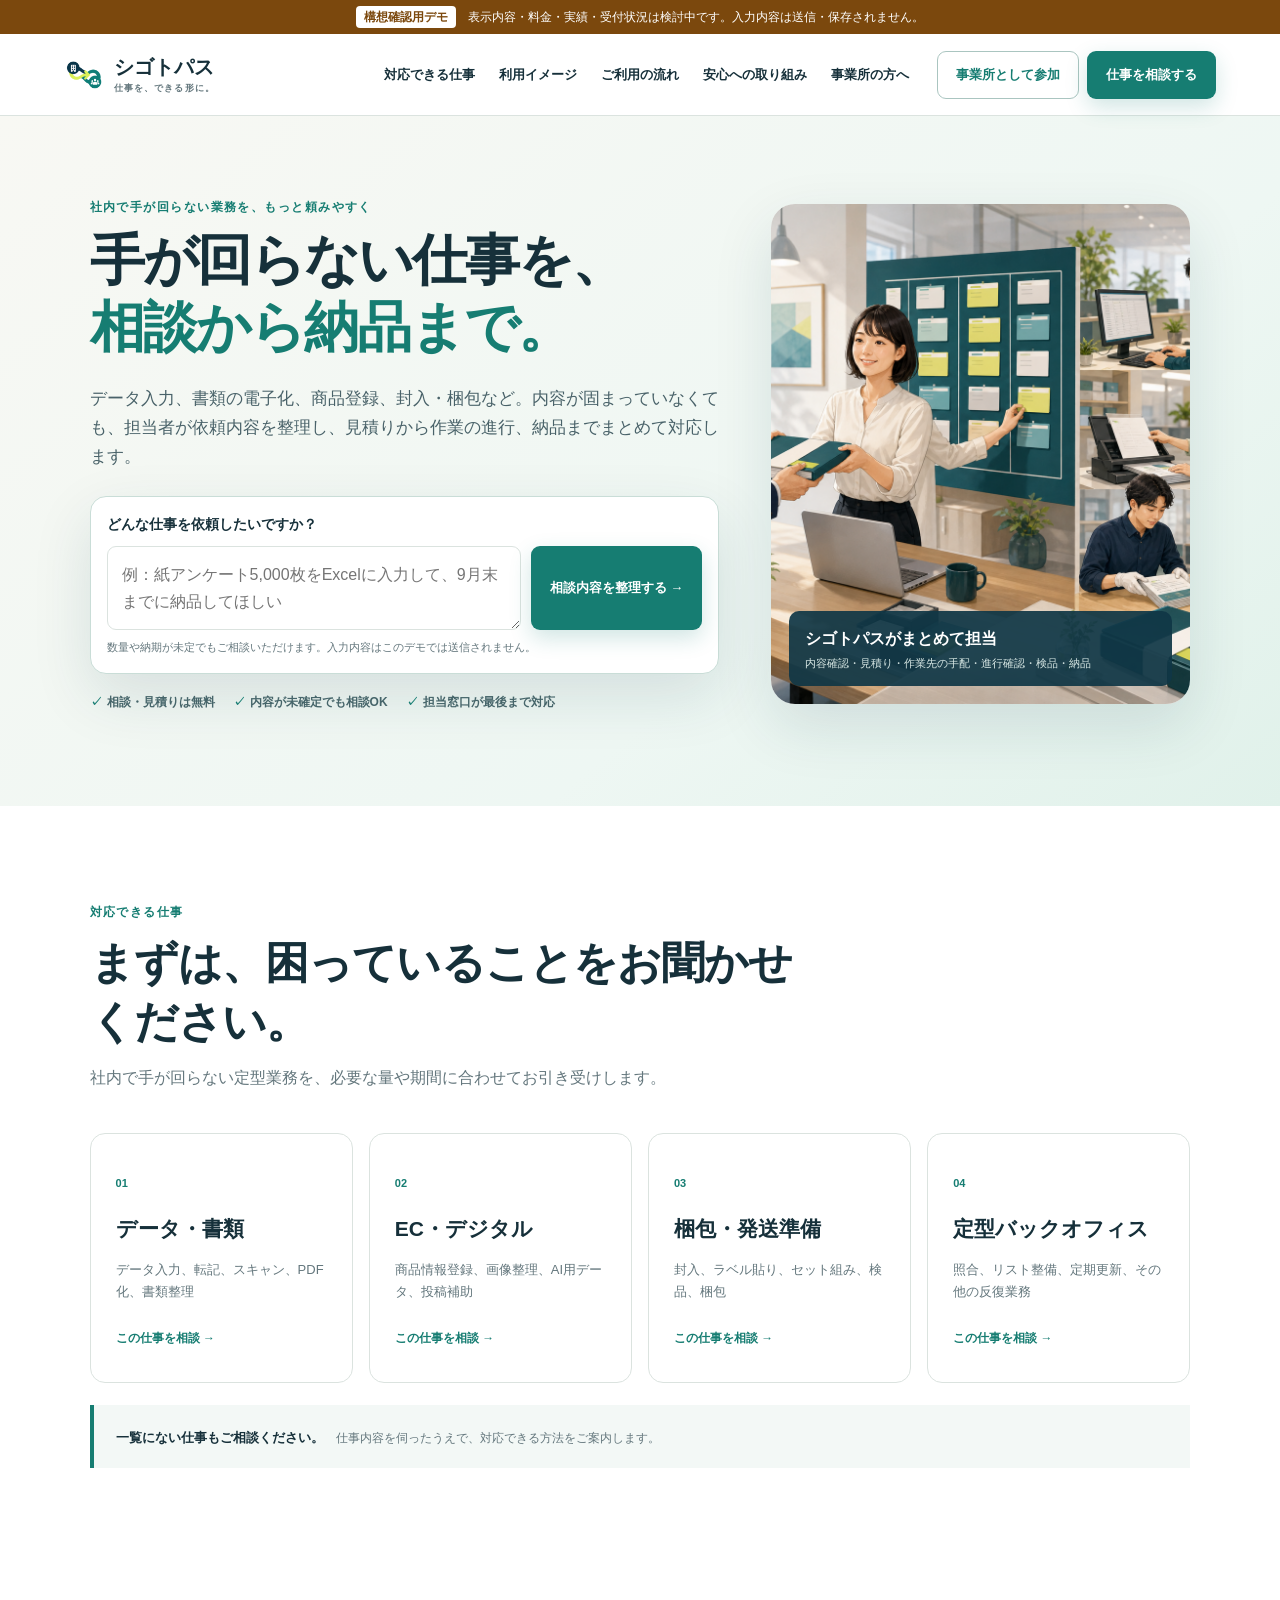
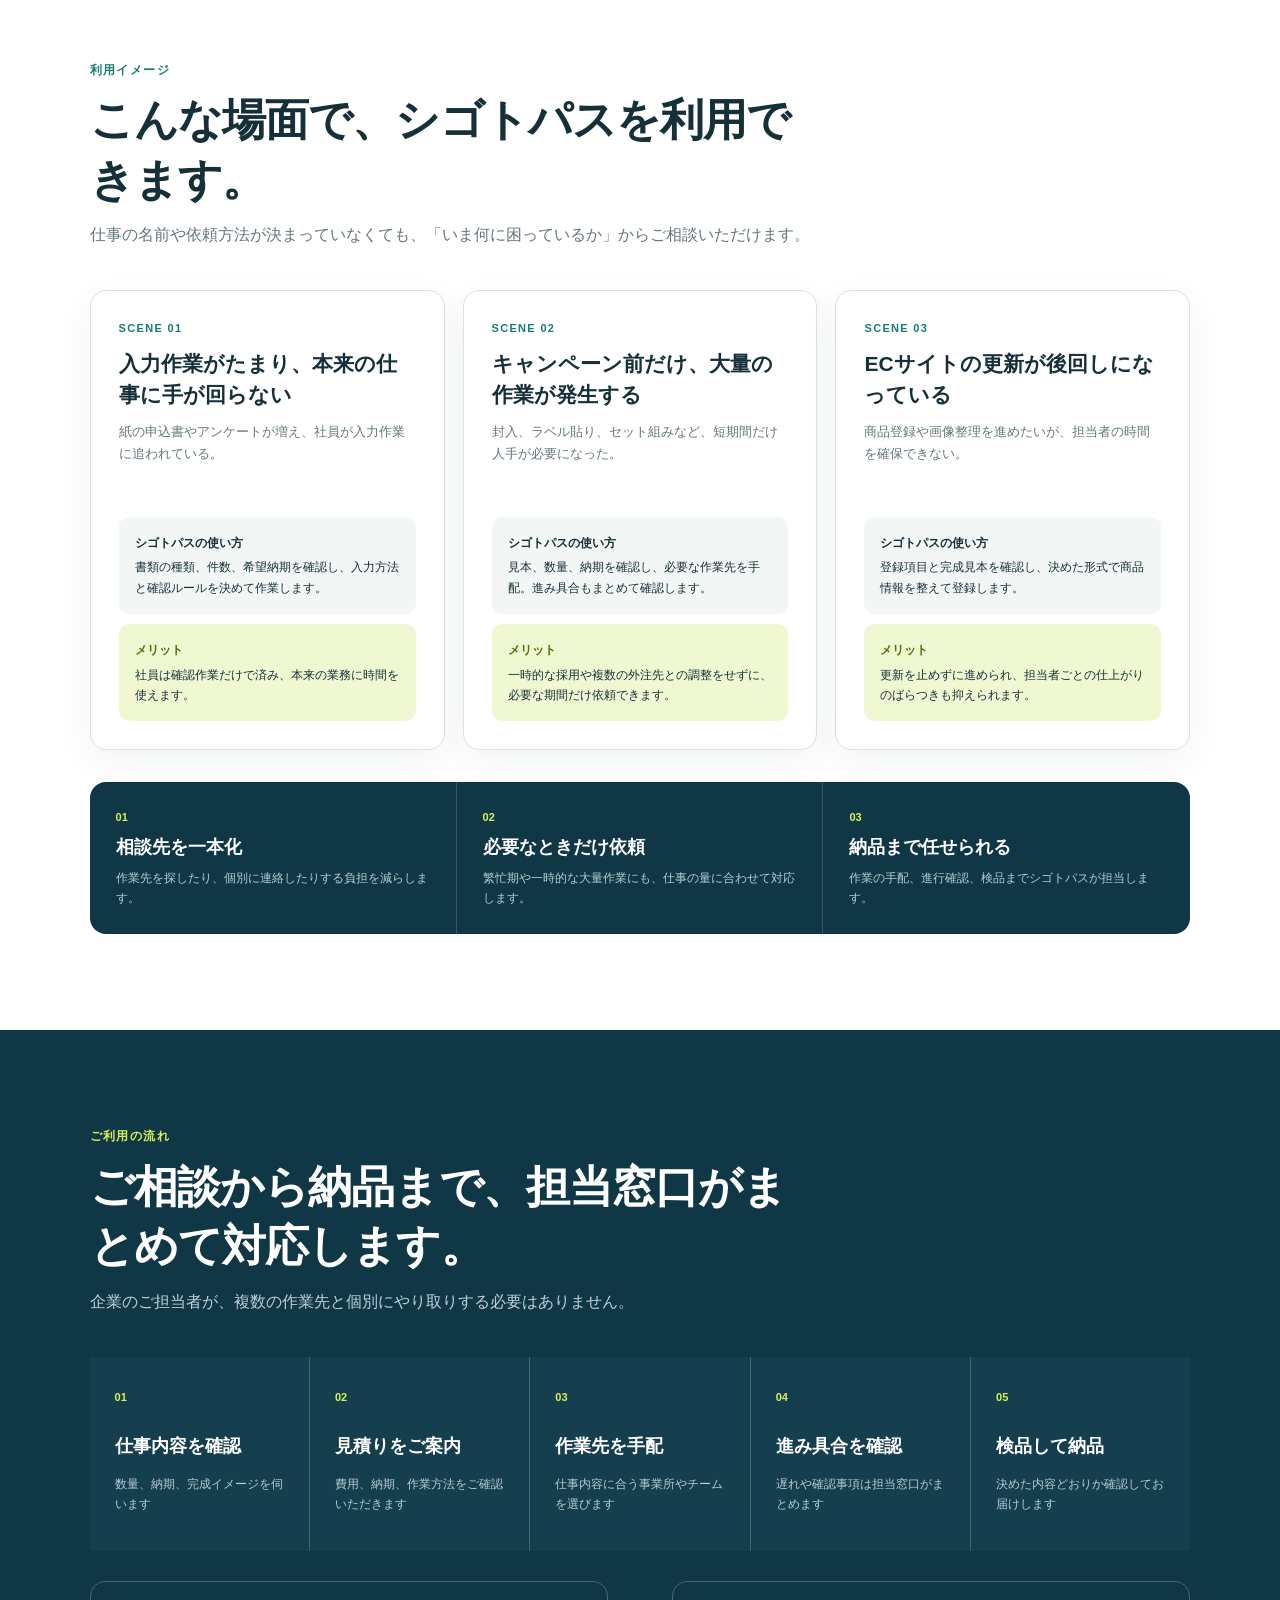
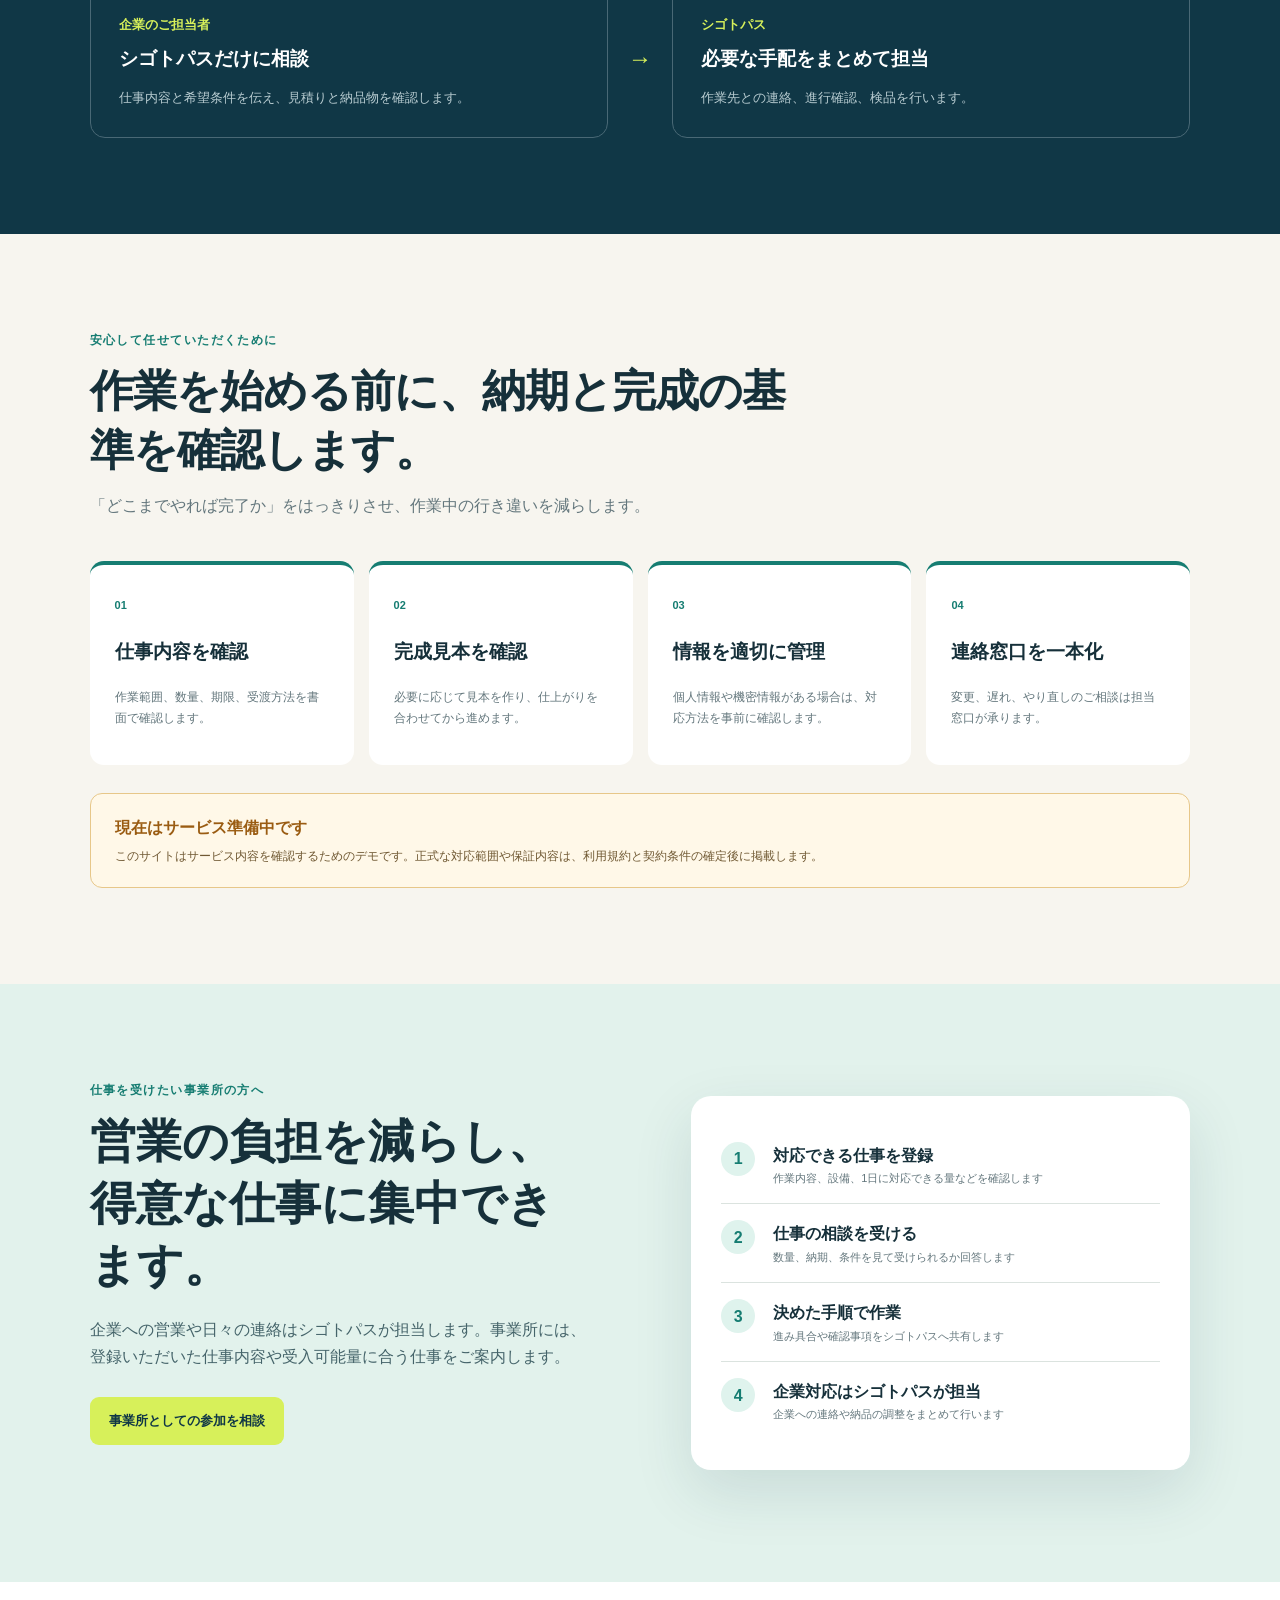
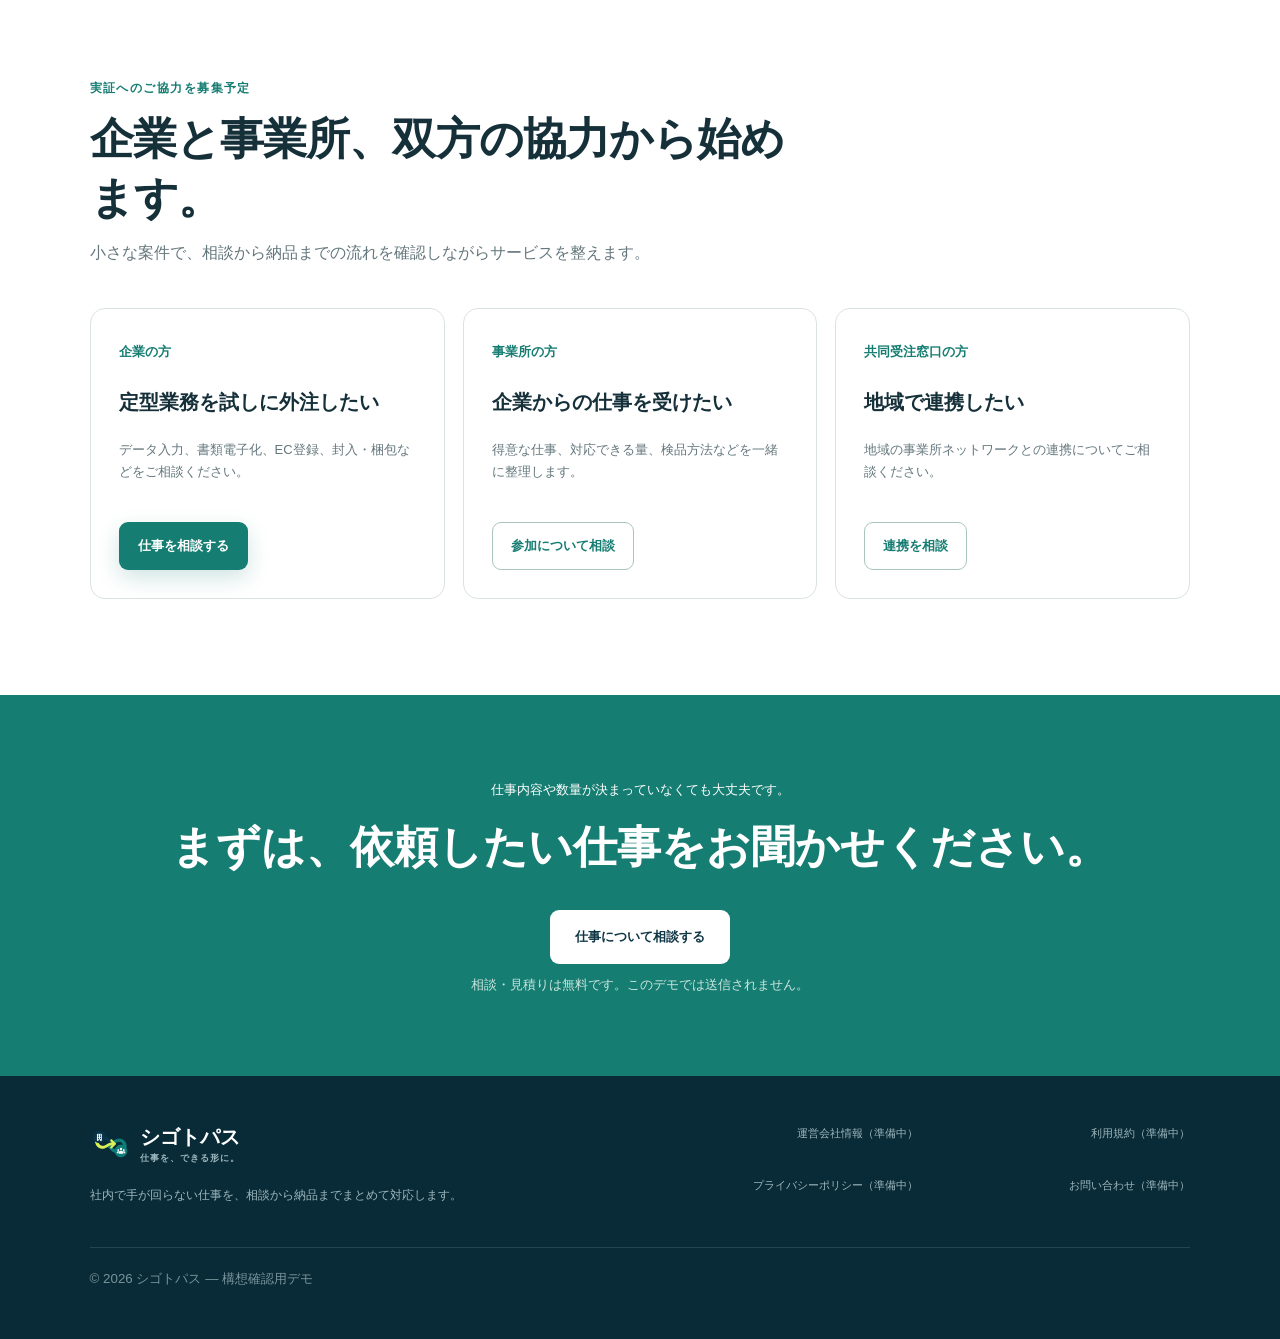
<file: docs/index.html>
<!doctype html>
<html lang="ja">
<head>
  <meta charset="UTF-8">
  <meta name="viewport" content="width=device-width,initial-scale=1">
  <title>シゴトパス｜手が回らない仕事を、相談から納品まで</title>
  <meta name="description" content="データ入力、書類の電子化、商品登録、封入・梱包など。社内で手が回らない仕事を、相談から納品までまとめて対応します。">
  <meta property="og:title" content="シゴトパス｜仕事を、できる形に。">
  <meta property="og:description" content="相談から案件設計・実行・検品・納品までを一本化するBPOサービス。">
  <meta property="og:type" content="website">
  <meta property="og:url" content="https://sou-hajime.github.io/shigoto-pass/">
  <meta property="og:image" content="https://sou-hajime.github.io/shigoto-pass/og-v2.png">
  <meta name="twitter:card" content="summary_large_image">
  <meta name="twitter:title" content="シゴトパス｜仕事を、できる形に。">
  <meta name="twitter:description" content="相談から案件設計・実行・検品・納品までを一本化するBPOサービス。">
  <meta name="twitter:image" content="https://sou-hajime.github.io/shigoto-pass/og-v2.png">
  <link rel="icon" href="favicon.svg" type="image/svg+xml">
  <link rel="stylesheet" href="bpo-v4.css">
</head>
<body>
  <div class="demo-banner" role="status"><b>構想確認用デモ</b><span>表示内容・料金・実績・受付状況は検討中です。入力内容は送信・保存されません。</span></div>
  <header class="site-header">
    <a class="brand" href="#home" aria-label="シゴトパス トップへ"><img class="brand-icon-img" src="brand-icon-v1.png" alt=""><span>シゴトパス<small>仕事を、できる形に。</small></span></a>
    <nav aria-label="メインメニュー"><a href="#services">対応できる仕事</a><a href="#use-cases">利用イメージ</a><a href="#managed">ご利用の流れ</a><a href="#quality">安心への取り組み</a><a href="#network">事業所の方へ</a></nav>
    <div class="header-actions"><button class="button secondary" data-action="facility">事業所として参加</button><button class="button primary" data-action="consult">仕事を相談する</button></div>
    <button class="menu-button" data-action="menu" aria-label="メニューを開く">☰</button>
  </header>
  <main id="app"></main>
  <div id="modalRoot"></div>
  <footer>
    <div><a class="brand inverse" href="#home"><img class="brand-icon-img" src="brand-icon-v1.png" alt=""><span>シゴトパス<small>仕事を、できる形に。</small></span></a><p>社内で手が回らない仕事を、相談から納品までまとめて対応します。</p></div>
    <div class="footer-nav"><span>運営会社情報（準備中）</span><span>利用規約（準備中）</span><span>プライバシーポリシー（準備中）</span><span>お問い合わせ（準備中）</span></div>
    <small>© 2026 シゴトパス — 構想確認用デモ</small>
  </footer>
  <script src="data-v4.js"></script>
  <script src="app-v4.js"></script>
</body>
</html>
</file>
<file: docs/bpo-v4.css>
:root{--ink:#16303a;--navy:#103746;--teal:#167d72;--mint:#dff3ed;--lime:#d7f05a;--paper:#f7f5ef;--white:#fff;--muted:#64777d;--line:#dbe3df;--warning:#9a5c12;--shadow:0 22px 60px rgba(16,55,70,.12)}*{box-sizing:border-box}html{scroll-behavior:smooth}body{margin:0;color:var(--ink);background:var(--white);font-family:"Yu Gothic UI","Hiragino Kaku Gothic ProN",Meiryo,sans-serif;line-height:1.7}button,input,textarea,select{font:inherit}button{cursor:pointer}a{color:inherit;text-decoration:none}.demo-banner{min-height:34px;padding:6px 4vw;background:#7b480d;color:#fff;display:flex;align-items:center;justify-content:center;gap:12px;font-size:12px;text-align:center}.demo-banner b{padding:1px 8px;background:#fff;color:#7b480d;border-radius:4px}.site-header{height:82px;padding:0 5vw;display:flex;align-items:center;gap:28px;background:rgba(255,255,255,.96);border-bottom:1px solid var(--line);position:sticky;top:0;z-index:30;backdrop-filter:blur(14px)}.brand{display:flex;align-items:center;gap:10px;font-size:20px;font-weight:900;line-height:1.15;white-space:nowrap}.brand small{display:block;color:var(--muted);font-size:9px;letter-spacing:.12em;margin-top:4px}.brand-mark{width:38px;height:38px;display:grid;place-items:center;border-radius:11px;background:var(--lime);color:var(--navy);font-size:18px;transform:rotate(-4deg)}.site-header nav{margin-left:auto;display:flex;gap:24px;font-size:13px;font-weight:700}.site-header nav a:hover{color:var(--teal)}.header-actions{display:flex;gap:8px}.button{border:1px solid transparent;border-radius:9px;padding:12px 18px;font-weight:800;font-size:13px;transition:.2s}.button:hover{transform:translateY(-1px)}.button.primary{background:var(--teal);color:#fff;box-shadow:0 8px 22px rgba(22,125,114,.2)}.button.secondary{background:#fff;border-color:#aac5c0;color:var(--teal)}.button.light{background:var(--lime);color:var(--navy)}.button.white{background:#fff;color:var(--navy);padding:15px 24px}.button.wide{width:100%}.menu-button{display:none;margin-left:auto;border:0;background:none;font-size:24px}.hero{min-height:690px;padding:76px 7vw 90px;display:grid;grid-template-columns:minmax(0,1.08fr) minmax(420px,.92fr);gap:7vw;align-items:center;background:linear-gradient(140deg,#f8f8f3 0%,#eef7f3 65%,#e0f1ea 100%);overflow:hidden}.eyebrow{display:block;color:var(--teal);font-size:12px;font-weight:900;letter-spacing:.12em;margin-bottom:10px}.hero h1{font-size:clamp(38px,5vw,66px);line-height:1.22;letter-spacing:-.035em;margin:0 0 24px}.hero h1 em{color:var(--teal);font-style:normal}.hero-lead{max-width:680px;color:#496269;font-size:17px}.request-box{margin-top:34px;padding:22px;background:#fff;border:1px solid #c9ddd7;border-radius:16px;box-shadow:var(--shadow)}.request-box>label{display:block;font-size:14px;font-weight:900;margin-bottom:9px}.request-box>div{display:grid;grid-template-columns:1fr auto;gap:10px;align-items:stretch}.request-box textarea{width:100%;min-height:92px;padding:14px;border:1px solid var(--line);border-radius:9px;resize:vertical}.request-box small{display:block;color:var(--muted);font-size:11px;margin-top:8px}.hero-points{display:flex;gap:18px;flex-wrap:wrap;margin-top:18px;color:#46656a;font-size:12px;font-weight:800}.hero-points span:before{content:"✓";margin-right:5px;color:var(--teal)}.hero-visual{height:540px;position:relative;background:var(--navy);border-radius:30px;box-shadow:var(--shadow);overflow:hidden;color:#fff}.hero-visual:before{content:"";position:absolute;width:330px;height:330px;border:1px solid rgba(255,255,255,.12);border-radius:50%;right:-70px;top:-50px}.visual-title{position:absolute;left:34px;top:30px}.visual-title small{display:block;color:var(--lime);font-size:10px;letter-spacing:.2em}.visual-title strong{display:block;font-size:23px;line-height:1.35}.route-card{position:absolute;padding:13px 15px;border:1px solid rgba(255,255,255,.25);border-radius:11px;background:rgba(255,255,255,.1);backdrop-filter:blur(8px);z-index:2}.route-card span,.route-card b,.route-card small{display:block}.route-card span{color:#9ed7ce;font-size:10px}.route-card b{font-size:13px}.route-card small{font-size:9px;color:#b9cbcf}.main-card{left:30px;top:165px;width:180px;background:#fff;color:var(--ink)}.main-card span{color:var(--teal)}.route-hub{position:absolute;left:50%;top:55%;transform:translate(-50%,-50%);width:118px;height:118px;border-radius:50%;display:grid;place-content:center;text-align:center;background:var(--lime);color:var(--navy);z-index:3;box-shadow:0 0 0 14px rgba(215,240,90,.12)}.route-hub span{font-size:27px;font-weight:900}.route-hub b{font-size:12px}.route-a{right:28px;top:145px}.route-b{right:35px;top:270px}.route-c{right:80px;bottom:45px}.route-line{position:absolute;inset:0;background:linear-gradient(24deg,transparent 49.7%,rgba(215,240,90,.5) 50%,transparent 50.4%);opacity:.7}.proof-strip{padding:25px 7vw;background:#fff;border-bottom:1px solid var(--line);display:grid;grid-template-columns:repeat(4,1fr)}.proof-strip div{padding:5px 24px;border-right:1px solid var(--line)}.proof-strip div:last-child{border:0}.proof-strip b,.proof-strip span{display:block}.proof-strip b{font-size:17px}.proof-strip span{font-size:11px;color:var(--muted)}.section{padding:96px 7vw;scroll-margin-top:100px}.section-heading{max-width:720px;margin-bottom:42px}.section-heading h2{font-size:clamp(29px,4vw,44px);line-height:1.35;margin:0 0 12px;letter-spacing:-.02em}.section-heading p{color:var(--muted);margin:0}.service-grid{display:grid;grid-template-columns:repeat(4,1fr);gap:16px}.service-card{text-align:left;background:#fff;border:1px solid var(--line);border-radius:15px;padding:25px;min-height:250px;transition:.2s;color:var(--ink)}.service-card:hover{transform:translateY(-4px);border-color:#8fc5bb;box-shadow:var(--shadow)}.service-card>span{color:var(--teal);font-size:11px;font-weight:900}.service-card h3{font-size:21px;margin:16px 0 9px}.service-card p{color:var(--muted);font-size:13px}.service-card b{display:block;margin-top:24px;color:var(--teal);font-size:12px}.scope-note{margin-top:22px;padding:18px 22px;border-left:4px solid var(--teal);background:#f3f8f6}.scope-note b{font-size:13px}.scope-note p{display:inline;margin-left:12px;color:var(--muted);font-size:12px}.managed{background:var(--navy);color:#fff}.section-heading.light p{color:#bed0d5}.section-heading.light .eyebrow{color:var(--lime)}.process-grid{list-style:none;padding:0;margin:0;display:grid;grid-template-columns:repeat(5,1fr);gap:1px;background:#496572}.process-grid li{background:#153f4e;padding:25px;min-height:190px}.process-grid li b{color:var(--lime);font-size:11px}.process-grid li span{display:block;font-size:18px;font-weight:900;margin:22px 0 5px}.process-grid li p{font-size:12px;color:#b8ccd1}.difference-grid{display:grid;grid-template-columns:1fr 1fr;gap:20px;margin-top:30px}.difference-grid article{padding:28px;border:1px solid #496875;border-radius:15px}.difference-grid article.recommended{background:#fff;color:var(--ink);border-color:#fff}.difference-grid small{color:#91b7b7;font-weight:800}.difference-grid .recommended small{color:var(--teal)}.difference-grid h3{margin:7px 0}.difference-grid ul{padding-left:20px;font-size:13px}.quality{background:var(--paper)}.quality-grid{display:grid;grid-template-columns:repeat(4,1fr);gap:15px}.quality-grid article{padding:25px;background:#fff;border-radius:14px;border-top:4px solid var(--teal)}.quality-grid span{color:var(--teal);font-size:11px;font-weight:900}.quality-grid h3{font-size:19px}.quality-grid p{font-size:12px;color:var(--muted)}.caution-box{margin-top:28px;padding:20px 24px;background:#fff8e8;border:1px solid #e7c789;border-radius:12px}.caution-box b{color:var(--warning)}.caution-box p{margin:5px 0 0;font-size:12px;color:#705933}.network{display:grid;grid-template-columns:1fr 1fr;gap:8vw;background:#e2f2ec}.network-copy h2{font-size:clamp(30px,4vw,46px);line-height:1.35;margin:0}.network-copy p{color:#45646a;margin:20px 0 26px}.network-steps{list-style:none;padding:30px;background:#fff;border-radius:20px;box-shadow:var(--shadow)}.network-steps li{display:grid;grid-template-columns:38px 1fr;gap:14px;padding:16px 0;border-bottom:1px solid var(--line)}.network-steps li:last-child{border:0}.network-steps li>b{width:34px;height:34px;border-radius:50%;display:grid;place-items:center;background:var(--mint);color:var(--teal)}.network-steps strong,.network-steps span{display:block}.network-steps span{font-size:11px;color:var(--muted)}.pilot{background:#fff}.pilot-grid{display:grid;grid-template-columns:repeat(3,1fr);gap:18px}.pilot-grid article{padding:28px;border:1px solid var(--line);border-radius:15px}.pilot-grid small{color:var(--teal);font-weight:900}.pilot-grid h3{font-size:20px}.pilot-grid p{min-height:70px;color:var(--muted);font-size:13px}.final-cta{padding:80px 7vw;text-align:center;background:var(--teal);color:#fff}.final-cta span{font-size:13px}.final-cta h2{font-size:clamp(28px,4vw,44px);margin:8px 0 25px}.final-cta small{display:block;margin-top:10px;color:#cbe5df}footer{padding:48px 7vw;background:#092b37;color:#fff;display:grid;grid-template-columns:1fr 1fr;gap:30px}footer .brand{display:inline-flex}.brand.inverse small{color:#9cb6bd}footer p{color:#9cb6bd;font-size:12px}.footer-nav{display:grid;grid-template-columns:1fr 1fr;gap:10px;color:#9cb6bd;font-size:11px;text-align:right}footer>small{grid-column:1/-1;color:#78949b;border-top:1px solid #234652;padding-top:20px}.brief-page{background:var(--paper);min-height:80vh;padding-bottom:90px}.brief-header{padding:60px 8vw 40px;background:var(--navy);color:#fff}.brief-header .eyebrow{color:var(--lime)}.brief-header h1{font-size:clamp(30px,4vw,46px);margin:5px 0}.brief-header p{color:#bdd0d5}.back-link{border:0;background:none;color:#bdd0d5;padding:0;margin-bottom:30px}.brief-layout{max-width:1180px;margin:34px auto;display:grid;grid-template-columns:1fr 320px;gap:24px;padding:0 20px}.original-request,.spec-card,.questions-card,.plan-card{background:#fff;border:1px solid var(--line);border-radius:15px;padding:25px;margin-bottom:18px}.original-request small,.spec-card small,.plan-card>small{color:var(--teal);font-weight:900}.original-request p{font-size:18px;margin:8px 0}.card-heading{display:flex;justify-content:space-between;gap:20px;align-items:flex-start}.card-heading h2{margin:4px 0}.draft-badge{padding:5px 10px;border-radius:20px;background:#fff0d8;color:#8d5a0e;font-size:10px;font-weight:900}.spec-grid{display:grid;grid-template-columns:1fr 1fr;margin:20px 0 0;border-top:1px solid var(--line);border-left:1px solid var(--line)}.spec-grid div{padding:15px;border-right:1px solid var(--line);border-bottom:1px solid var(--line)}.spec-grid dt{font-size:10px;color:var(--muted)}.spec-grid dd{margin:4px 0 0;font-weight:800}.questions-card ol{list-style:none;padding:0}.questions-card li{display:flex;align-items:center;gap:12px;padding:11px 0;border-bottom:1px solid var(--line)}.questions-card li b{width:28px;height:28px;display:grid;place-items:center;border-radius:50%;background:var(--mint);color:var(--teal);font-size:11px}.plan-card{position:sticky;top:110px;height:max-content}.plan-card h3{font-size:20px}.mini-flow{display:grid;gap:8px}.mini-flow span{padding:11px;background:#f1f7f5;border-radius:7px;font-size:12px;font-weight:700}.mini-flow i{text-align:center;color:var(--teal);font-style:normal}.plan-card p{font-size:11px;color:var(--muted)}.brief-explanation{max-width:1140px;margin:45px auto 0;padding:0 20px}.brief-explanation>div{display:grid;grid-template-columns:repeat(3,1fr);gap:14px}.brief-explanation p{background:#fff;padding:20px;border-radius:12px}.brief-explanation b,.brief-explanation span{display:block}.brief-explanation span{font-size:11px;color:var(--muted);margin-top:6px}.modal-backdrop{position:fixed;inset:0;z-index:100;background:rgba(5,30,39,.7);display:grid;place-items:center;padding:20px}.modal{width:min(720px,100%);max-height:92vh;overflow:auto;background:#fff;border-radius:18px;padding:38px;position:relative;box-shadow:var(--shadow)}.modal-close{position:absolute;right:15px;top:13px;border:0;background:#edf2f0;border-radius:50%;width:35px;height:35px;font-size:20px}.modal h2{font-size:28px;margin:3px 0 18px}.modal-notice{padding:12px 14px;background:#fff4df;color:#75551b;border-radius:8px;font-size:11px;margin-bottom:20px}.modal label{display:block;font-size:12px;font-weight:800;margin-bottom:15px}.modal input,.modal textarea,.modal select{width:100%;padding:11px;border:1px solid #bdcbc8;border-radius:7px;margin-top:5px}.form-grid{display:grid;grid-template-columns:1fr 1fr;gap:0 15px}.modal fieldset{border:1px solid var(--line);border-radius:8px;margin:5px 0 17px}.modal fieldset label{display:inline-flex;align-items:center;margin:8px 15px 8px 0;font-weight:400}.modal fieldset input,.consent input{width:auto;margin:0 5px 0 0}.modal .consent{display:flex;align-items:center;font-weight:400}.complete{text-align:center;padding:35px}.complete>span{width:60px;height:60px;display:grid;place-items:center;margin:0 auto 15px;border-radius:50%;background:var(--mint);color:var(--teal);font-size:28px}.menu-modal{width:min(430px,100%);display:grid;gap:8px}.menu-modal button:not(.modal-close){padding:13px;border:1px solid var(--line);background:#fff;text-align:left;border-radius:7px;font-weight:700}.locked{overflow:hidden}
@media(max-width:1050px){.site-header nav{display:none}.header-actions .secondary{display:none}.hero{grid-template-columns:1fr 420px;gap:30px}.service-grid,.quality-grid{grid-template-columns:1fr 1fr}.process-grid{grid-template-columns:repeat(3,1fr)}.pilot-grid{grid-template-columns:1fr 1fr}.menu-button{display:block}.header-actions{margin-left:auto}}
@media(max-width:760px){.demo-banner{display:block;font-size:10px}.site-header{height:68px;padding:0 18px}.brand{font-size:17px}.brand-mark{width:34px;height:34px}.header-actions{display:none}.hero{min-height:auto;padding:52px 20px 60px;display:block}.hero h1{font-size:39px}.hero-lead{font-size:15px}.request-box{padding:16px}.request-box>div{display:block}.request-box button{width:100%;margin-top:8px}.hero-visual{height:450px;margin-top:38px}.main-card{top:135px}.route-hub{top:54%;width:100px;height:100px}.route-a{top:115px}.route-b{top:240px}.route-c{right:35px}.proof-strip{padding:16px 20px;grid-template-columns:1fr 1fr}.proof-strip div{padding:12px;border-bottom:1px solid var(--line)}.section{padding:66px 20px}.section-heading h2{font-size:31px}.service-grid,.quality-grid,.difference-grid,.network,.pilot-grid,.brief-layout,.brief-explanation>div{grid-template-columns:1fr}.service-card{min-height:0}.scope-note p{display:block;margin:5px 0}.process-grid{grid-template-columns:1fr 1fr}.process-grid li{min-height:160px}.network{gap:30px}.pilot-grid article p{min-height:0}.final-cta{padding:60px 20px}footer{grid-template-columns:1fr;padding:40px 20px}.footer-nav{text-align:left;grid-template-columns:1fr}footer>small{grid-column:auto}.brief-header{padding:45px 20px 35px}.brief-layout{display:block}.spec-grid{grid-template-columns:1fr}.plan-card{position:static}.form-grid{grid-template-columns:1fr}.modal{padding:30px 20px}.modal h2{font-size:24px}}
@media(max-width:430px){.hero h1{font-size:34px}.hero-visual{height:420px}.route-card{padding:10px}.main-card{left:15px;width:150px}.route-a,.route-b,.route-c{right:12px}.process-grid{grid-template-columns:1fr}.hero-points{display:grid;gap:5px}}

/* Hero layout guard: keep the Japanese headline from breaking mid-word. */
.hero{grid-template-columns:minmax(0,1.2fr) minmax(380px,.8fr);gap:4vw}.hero-copy{min-width:0}.hero h1{font-size:clamp(38px,4.3vw,58px);word-break:keep-all}.hero h1 em{display:inline-block}
@media(max-width:1050px){.hero{grid-template-columns:minmax(0,1fr) 390px;gap:30px;padding-left:5vw;padding-right:5vw}.hero h1{font-size:48px}}
@media(max-width:900px){.hero{display:block;padding:52px 20px 60px}.hero h1{font-size:42px}.hero-visual{margin-top:38px}}
@media(max-width:430px){.hero h1{font-size:34px;word-break:normal}.hero h1 em{display:inline}}

/* Clear, customer-facing hero introduced in v4. */
.brand-icon-img{width:40px;height:40px;display:block;object-fit:contain}.request-box.compact{max-width:700px;margin-top:24px;padding:16px}.request-box.compact textarea{min-height:66px}.hero-photo{margin:0;position:relative;border-radius:24px;overflow:hidden;background:#fff;box-shadow:var(--shadow)}.hero-photo img{display:block;width:100%;height:500px;object-fit:cover}.hero-photo figcaption{position:absolute;left:18px;right:18px;bottom:18px;padding:14px 16px;border-radius:10px;background:rgba(16,55,70,.92);color:#fff}.hero-photo figcaption b,.hero-photo figcaption span{display:block}.hero-photo figcaption span{margin-top:2px;color:#d8e8e5;font-size:11px}.service-promise{display:grid;grid-template-columns:1fr auto 1fr;gap:20px;align-items:center;margin-top:30px}.service-promise>div{padding:28px;border:1px solid #496875;border-radius:15px}.service-promise>span{color:var(--lime);font-size:24px}.service-promise small{color:var(--lime);font-weight:800}.service-promise h3{margin:5px 0}.service-promise p{margin-bottom:0;color:#b8ccd1;font-size:13px}
@media(max-width:900px){.hero-photo{margin-top:30px}.hero-photo img{height:auto}.service-promise{grid-template-columns:1fr}.service-promise>span{transform:rotate(90deg);text-align:center}}
@media(max-width:760px){.brand-icon-img{width:34px;height:34px}.request-box.compact{padding:14px}.request-box.compact textarea{min-height:72px}.hero-photo figcaption{position:static;border-radius:0}}

.use-cases{background:#fff}.case-grid{display:grid;grid-template-columns:repeat(3,1fr);gap:18px}.case-card{display:flex;flex-direction:column;padding:28px;border:1px solid var(--line);border-radius:16px;background:#fff;box-shadow:0 10px 35px rgba(16,55,70,.06)}.case-number{color:var(--teal);font-size:11px;font-weight:900;letter-spacing:.12em}.case-card h3{margin:10px 0;font-size:21px;line-height:1.5}.case-problem{min-height:78px;margin:0 0 18px;color:var(--muted);font-size:13px}.case-action,.case-benefit{padding:16px;border-radius:10px}.case-action{background:#f2f7f5}.case-benefit{margin-top:10px;background:#eff8d0}.case-action b,.case-benefit b{display:block;margin-bottom:4px;font-size:12px}.case-action p,.case-benefit p{margin:0;font-size:12px}.case-benefit b{color:#52700d}.benefit-summary{display:grid;grid-template-columns:repeat(3,1fr);margin-top:32px;border-radius:16px;background:var(--navy);color:#fff;overflow:hidden}.benefit-summary>div{padding:26px;border-right:1px solid #365763}.benefit-summary>div:last-child{border-right:0}.benefit-summary span{display:block;color:var(--lime);font-size:11px;font-weight:900}.benefit-summary b{display:block;margin:5px 0;font-size:18px}.benefit-summary p{margin:0;color:#b8ccd1;font-size:12px}
@media(max-width:900px){.case-grid{grid-template-columns:1fr}.case-problem{min-height:0}.benefit-summary{grid-template-columns:1fr}.benefit-summary>div{border-right:0;border-bottom:1px solid #365763}.benefit-summary>div:last-child{border-bottom:0}}
</file>
